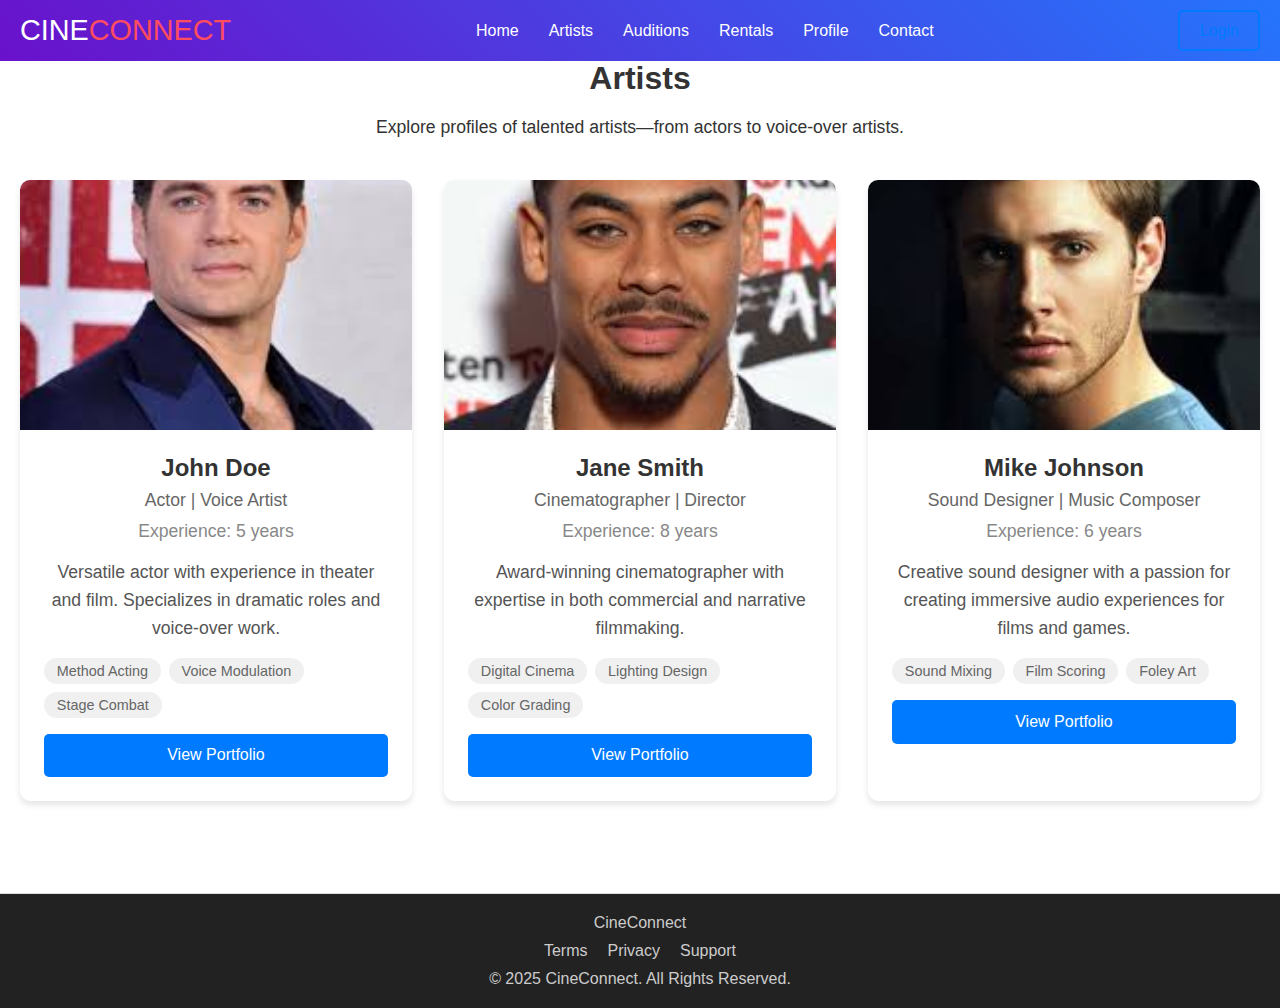
<file: artists.html>
<!DOCTYPE html>
<html lang="en">
<head>
  <meta charset="UTF-8">
  <meta name="viewport" content="width=device-width, initial-scale=1">
  <title>CineConnect Network - Artists</title>
  <link rel="stylesheet" href="styles.css">
</head>
<body>
  <!-- Header / Navigation (Same as Home) -->
  <header>
    <nav class="navbar">
      <div class="logo">CINE<span>CONNECT</span></div>
      <ul class="nav-menu">
        <li><a href="index.html">Home</a></li>
        <li><a href="artists.html">Artists</a></li>
        <li><a href="auditions.html">Auditions</a></li>
        <li><a href="rentals.html">Rentals</a></li>
        <li><a href="profile.html">Profile</a></li>
        <li><a href="contact.html">Contact</a></li>
      </ul>
      <div class="auth-buttons">
        <button onclick="window.location.href='login.html'">Login</button>
      </div>
    </nav>
  </header>

  <!-- Main Content for Artists Page -->
  <section class="section">
    <h2>Artists</h2>
    <p>Explore profiles of talented artists—from actors to voice-over artists.</p>
    
    <div class="artists-grid">
      <!-- Artist Card -->
      <div class="artist-card">
        <div class="artist-image">
          <img src="images/img1.jpeg" alt="John Doe">
        </div>
        <div class="artist-info">
          <h3>John Doe</h3>
          <p class="specialization">Actor | Voice Artist</p>
          <p class="experience">Experience: 5 years</p>
          <div class="artist-details">
            <p>Versatile actor with experience in theater and film. Specializes in dramatic roles and voice-over work.</p>
          </div>
          <div class="artist-skills">
            <span>Method Acting</span>
            <span>Voice Modulation</span>
            <span>Stage Combat</span>
          </div>
          <button class="view-portfolio">View Portfolio</button>
        </div>
      </div>

      <!-- Artist Card -->
      <div class="artist-card">
        <div class="artist-image">
          <img src="images/img2.jpeg" alt="Jane Smith">
        </div>
        <div class="artist-info">
          <h3>Jane Smith</h3>
          <p class="specialization">Cinematographer | Director</p>
          <p class="experience">Experience: 8 years</p>
          <div class="artist-details">
            <p>Award-winning cinematographer with expertise in both commercial and narrative filmmaking.</p>
          </div>
          <div class="artist-skills">
            <span>Digital Cinema</span>
            <span>Lighting Design</span>
            <span>Color Grading</span>
          </div>
          <button class="view-portfolio">View Portfolio</button>
        </div>
      </div>

      <!-- Artist Card -->
      <div class="artist-card">
        <div class="artist-image">
          <img src="images/img3.jpeg" alt="Mike Johnson">
        </div>
        <div class="artist-info">
          <h3>Mike Johnson</h3>
          <p class="specialization">Sound Designer | Music Composer</p>
          <p class="experience">Experience: 6 years</p>
          <div class="artist-details">
            <p>Creative sound designer with a passion for creating immersive audio experiences for films and games.</p>
          </div>
          <div class="artist-skills">
            <span>Sound Mixing</span>
            <span>Film Scoring</span>
            <span>Foley Art</span>
          </div>
          <button class="view-portfolio">View Portfolio</button>
        </div>
      </div>
    </div>
  </section>

  <!-- Footer (Same as Home) -->
  <footer>
    <div class="footer-container">
      <div class="footer-logo">CineConnect</div>
      <ul class="footer-links">
        <li><a href="#">Terms</a></li>
        <li><a href="#">Privacy</a></li>
        <li><a href="#">Support</a></li>
      </ul>
      <p>&copy; 2025 CineConnect. All Rights Reserved.</p>
    </div>
  </footer>

  <!-- Login Modal -->
  <div id="loginModal" class="modal">
    <div class="modal-content">
      <span class="close" id="loginClose">&times;</span>
      <h2>Login</h2>
      <form id="loginForm">
        <input type="email" placeholder="Email" required>
        <input type="password" placeholder="Password" required>
        <button type="submit">Login</button>
      </form>
    </div>
  </div>

  <!-- Signup Modal -->
  <div id="signupModal" class="modal">
    <div class="modal-content">
      <span class="close" id="signupClose">&times;</span>
      <h2>Sign Up</h2>
      <form id="signupForm">
        <input type="text" placeholder="Name" required>
        <input type="email" placeholder="Email" required>
        <input type="password" placeholder="Password" required>
        <button type="submit">Sign Up</button>
      </form>
    </div>
  </div>

  <script src="script.js"></script>
</body>
</html>
</file>
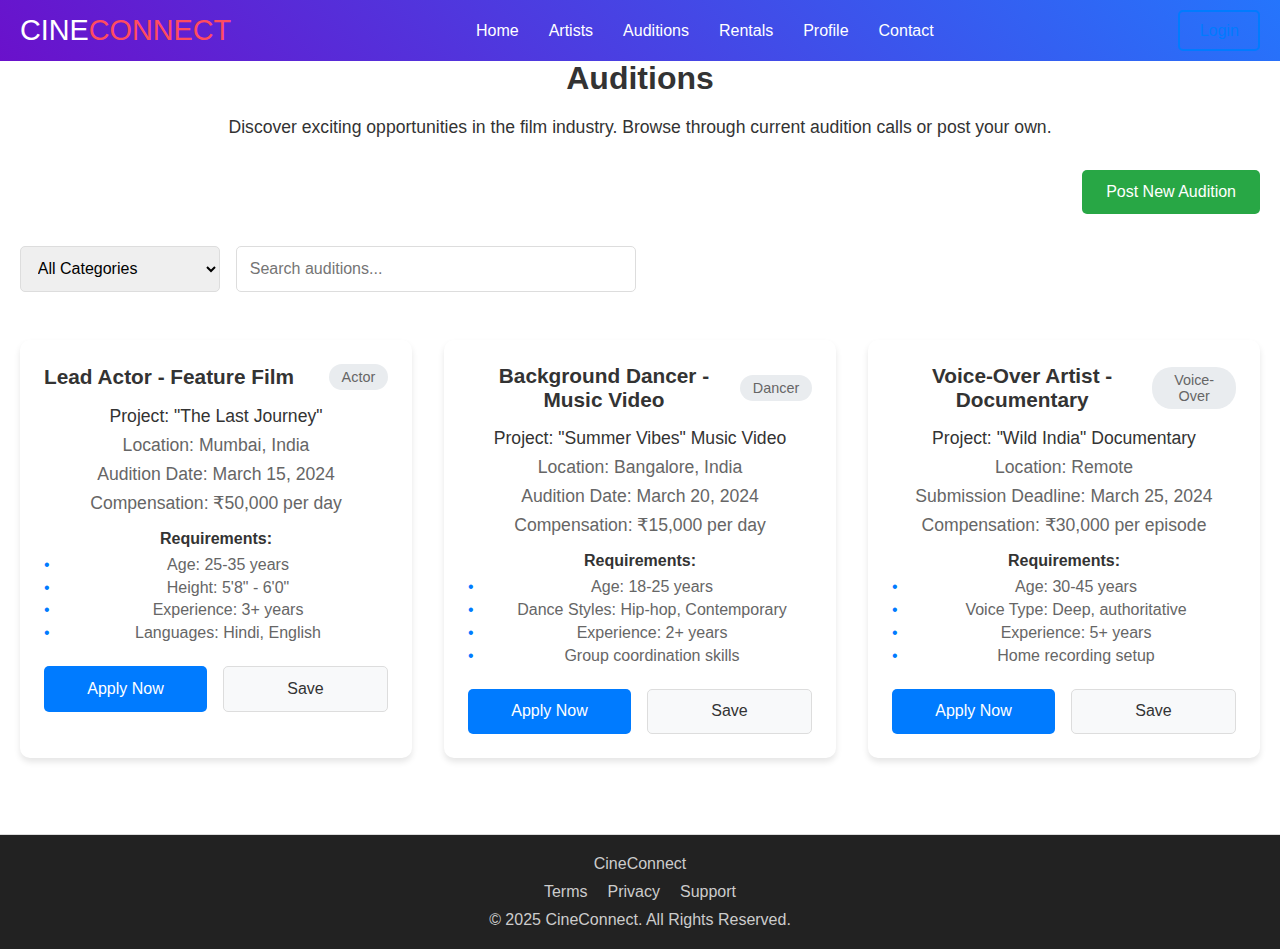
<file: auditions.html>
<!DOCTYPE html>
<html lang="en">
<head>
  <meta charset="UTF-8" />
  <meta name="viewport" content="width=device-width, initial-scale=1" />
  <title>CineConnect Network - Auditions</title>
  <link rel="stylesheet" href="styles.css" />
</head>
<body>
  <!-- Header / Navigation -->
  <header>
    <nav class="navbar">
      <div class="logo">CINE<span>CONNECT</span></div>
      <ul class="nav-menu">
        <li><a href="index.html">Home</a></li>
        <li><a href="artists.html">Artists</a></li>
        <li><a href="auditions.html">Auditions</a></li>
        <li><a href="rentals.html">Rentals</a></li>
        <li><a href="profile.html">Profile</a></li>
        <li><a href="contact.html">Contact</a></li>
      </ul>
      <div class="auth-buttons">
        <button onclick="window.location.href='login.html'">Login</button>
      </div>
    </nav>
  </header>
  
  <!-- Main Content for Auditions Page -->
  <section class="section">
    <h2>Auditions</h2>
    <p>Discover exciting opportunities in the film industry. Browse through current audition calls or post your own.</p>
    
    <!-- Post Audition Button (visible only to logged-in filmmakers) -->
    <div class="action-buttons">
      <button class="post-audition-btn">Post New Audition</button>
    </div>

    <!-- Audition Filters -->
    <div class="filters">
      <select class="category-filter">
        <option value="">All Categories</option>
        <option value="actor">Actors</option>
        <option value="singer">Singers</option>
        <option value="dancer">Dancers</option>
        <option value="fighter">Fighters</option>
        <option value="voice">Voice-Over Artists</option>
        <option value="technician">Technicians</option>
      </select>
      <input type="text" class="search-input" placeholder="Search auditions...">
    </div>

    <!-- Auditions Grid -->
    <div class="auditions-grid">
      <!-- Audition Card -->
      <div class="audition-card">
        <div class="audition-header">
          <h3>Lead Actor - Feature Film</h3>
          <span class="category-tag">Actor</span>
        </div>
        <div class="audition-details">
          <p class="project-title">Project: "The Last Journey"</p>
          <p class="location">Location: Mumbai, India</p>
          <p class="date">Audition Date: March 15, 2024</p>
          <p class="compensation">Compensation: ₹50,000 per day</p>
        </div>
        <div class="requirements">
          <h4>Requirements:</h4>
          <ul>
            <li>Age: 25-35 years</li>
            <li>Height: 5'8" - 6'0"</li>
            <li>Experience: 3+ years</li>
            <li>Languages: Hindi, English</li>
          </ul>
        </div>
        <div class="audition-actions">
          <button class="apply-btn">Apply Now</button>
          <button class="save-btn">Save</button>
        </div>
      </div>

      <!-- Audition Card -->
      <div class="audition-card">
        <div class="audition-header">
          <h3>Background Dancer - Music Video</h3>
          <span class="category-tag">Dancer</span>
        </div>
        <div class="audition-details">
          <p class="project-title">Project: "Summer Vibes" Music Video</p>
          <p class="location">Location: Bangalore, India</p>
          <p class="date">Audition Date: March 20, 2024</p>
          <p class="compensation">Compensation: ₹15,000 per day</p>
        </div>
        <div class="requirements">
          <h4>Requirements:</h4>
          <ul>
            <li>Age: 18-25 years</li>
            <li>Dance Styles: Hip-hop, Contemporary</li>
            <li>Experience: 2+ years</li>
            <li>Group coordination skills</li>
          </ul>
        </div>
        <div class="audition-actions">
          <button class="apply-btn">Apply Now</button>
          <button class="save-btn">Save</button>
        </div>
      </div>

      <!-- Audition Card -->
      <div class="audition-card">
        <div class="audition-header">
          <h3>Voice-Over Artist - Documentary</h3>
          <span class="category-tag">Voice-Over</span>
        </div>
        <div class="audition-details">
          <p class="project-title">Project: "Wild India" Documentary</p>
          <p class="location">Location: Remote</p>
          <p class="date">Submission Deadline: March 25, 2024</p>
          <p class="compensation">Compensation: ₹30,000 per episode</p>
        </div>
        <div class="requirements">
          <h4>Requirements:</h4>
          <ul>
            <li>Age: 30-45 years</li>
            <li>Voice Type: Deep, authoritative</li>
            <li>Experience: 5+ years</li>
            <li>Home recording setup</li>
          </ul>
        </div>
        <div class="audition-actions">
          <button class="apply-btn">Apply Now</button>
          <button class="save-btn">Save</button>
        </div>
      </div>
    </div>
  </section>
  
  <!-- Footer -->
  <footer>
    <div class="footer-container">
      <div class="footer-logo">CineConnect</div>
      <ul class="footer-links">
        <li><a href="#">Terms</a></li>
        <li><a href="#">Privacy</a></li>
        <li><a href="#">Support</a></li>
      </ul>
      <p>&copy; 2025 CineConnect. All Rights Reserved.</p>
    </div>
  </footer>
  
  <!-- Login Modal -->
  <div id="loginModal" class="modal">
    <div class="modal-content">
      <span class="close" id="loginClose">&times;</span>
      <h2>Login</h2>
      <form id="loginForm">
        <input type="email" placeholder="Email" required />
        <input type="password" placeholder="Password" required />
        <button type="submit">Login</button>
      </form>
    </div>
  </div>
  
  <!-- Signup Modal -->
  <div id="signupModal" class="modal">
    <div class="modal-content">
      <span class="close" id="signupClose">&times;</span>
      <h2>Sign Up</h2>
      <form id="signupForm">
        <input type="text" placeholder="Name" required />
        <input type="email" placeholder="Email" required />
        <input type="password" placeholder="Password" required />
        <button type="submit">Sign Up</button>
      </form>
    </div>
  </div>
  
  <script src="script.js"></script>
</body>
</html>
</file>
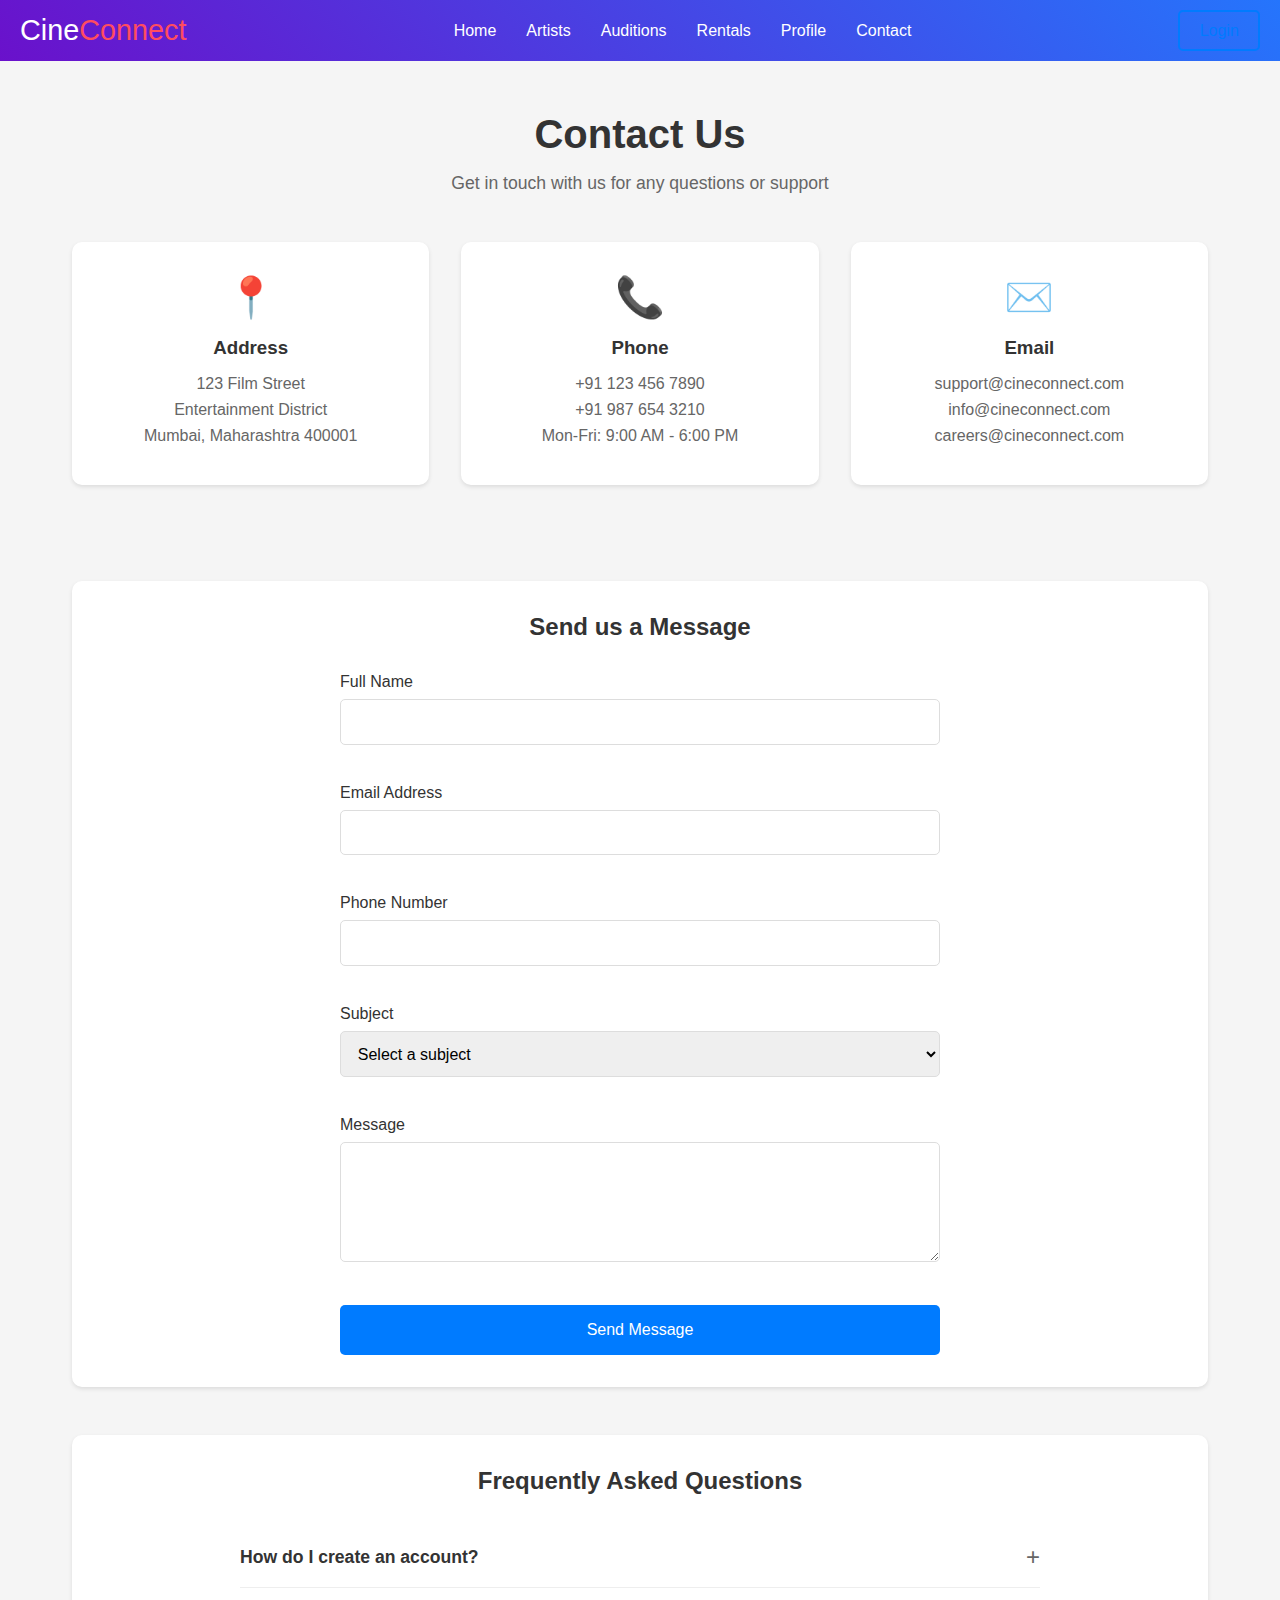
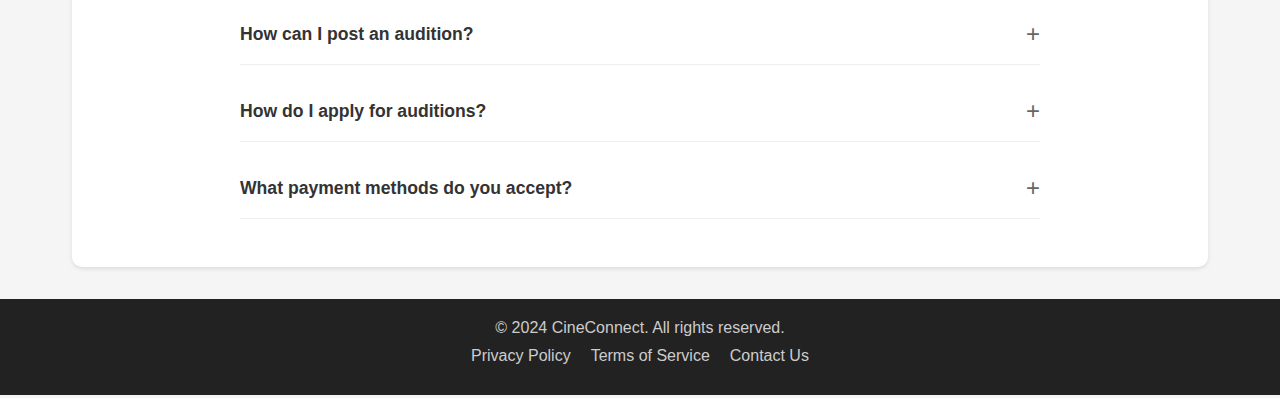
<file: contact.html>
<!DOCTYPE html>
<html lang="en">
<head>
  <meta charset="UTF-8" />
  <meta name="viewport" content="width=device-width, initial-scale=1" />
  <title>Contact - CineConnect</title>
  <link rel="stylesheet" href="styles.css" />
</head>
<body>
  <!-- Navbar -->
  <nav class="navbar">
    <div class="logo">Cine<span>Connect</span></div>
    <ul class="nav-menu">
      <li><a href="index.html">Home</a></li>
      <li><a href="artists.html">Artists</a></li>
      <li><a href="auditions.html">Auditions</a></li>
      <li><a href="rentals.html">Rentals</a></li>
      <li><a href="profile.html">Profile</a></li>
      <li><a href="contact.html">Contact</a></li>
    </ul>
    <div class="auth-buttons">
      <button onclick="window.location.href='login.html'">Login</button>
    </div>
  </nav>

  <!-- Main Content -->
  <main class="contact-container">
    <div class="contact-header">
      <h1>Contact Us</h1>
      <p>Get in touch with us for any questions or support</p>
    </div>

    <div class="contact-content">
      <!-- Contact Information -->
      <section class="contact-info">
        <div class="info-card">
          <div class="info-icon">📍</div>
          <h3>Address</h3>
          <p>123 Film Street</p>
          <p>Entertainment District</p>
          <p>Mumbai, Maharashtra 400001</p>
        </div>
        <div class="info-card">
          <div class="info-icon">📞</div>
          <h3>Phone</h3>
          <p>+91 123 456 7890</p>
          <p>+91 987 654 3210</p>
          <p>Mon-Fri: 9:00 AM - 6:00 PM</p>
        </div>
        <div class="info-card">
          <div class="info-icon">✉️</div>
          <h3>Email</h3>
          <p>support@cineconnect.com</p>
          <p>info@cineconnect.com</p>
          <p>careers@cineconnect.com</p>
        </div>
      </section>

      <!-- Contact Form -->
      <section class="contact-form-section">
        <h2>Send us a Message</h2>
        <form id="contactForm" class="contact-form">
          <div class="form-group">
            <label for="name">Full Name</label>
            <input type="text" id="name" required>
          </div>
          <div class="form-group">
            <label for="email">Email Address</label>
            <input type="email" id="email" required>
          </div>
          <div class="form-group">
            <label for="phone">Phone Number</label>
            <input type="tel" id="phone" required>
          </div>
          <div class="form-group">
            <label for="subject">Subject</label>
            <select id="subject" required>
              <option value="">Select a subject</option>
              <option value="general">General Inquiry</option>
              <option value="support">Technical Support</option>
              <option value="business">Business Partnership</option>
              <option value="careers">Careers</option>
              <option value="feedback">Feedback</option>
              <option value="other">Other</option>
            </select>
          </div>
          <div class="form-group">
            <label for="message">Message</label>
            <textarea id="message" rows="5" required></textarea>
          </div>
          <button type="submit" class="submit-btn">Send Message</button>
        </form>
      </section>

      <!-- FAQ Section -->
      <section class="faq-section">
        <h2>Frequently Asked Questions</h2>
        <div class="faq-list">
          <div class="faq-item">
            <div class="faq-question">
              <h3>How do I create an account?</h3>
              <span class="toggle-icon">+</span>
            </div>
            <div class="faq-answer">
              <p>Click the "Sign Up" button in the top right corner and follow the registration process. You'll need to provide your email, create a password, and verify your account.</p>
            </div>
          </div>
          <div class="faq-item">
            <div class="faq-question">
              <h3>How can I post an audition?</h3>
              <span class="toggle-icon">+</span>
            </div>
            <div class="faq-answer">
              <p>After logging in, go to the Auditions page and click the "Post New Audition" button. Fill in the required details and submit your posting.</p>
            </div>
          </div>
          <div class="faq-item">
            <div class="faq-question">
              <h3>How do I apply for auditions?</h3>
              <span class="toggle-icon">+</span>
            </div>
            <div class="faq-answer">
              <p>Browse through available auditions, click on the one you're interested in, and use the "Apply" button to submit your application with your details and portfolio.</p>
            </div>
          </div>
          <div class="faq-item">
            <div class="faq-question">
              <h3>What payment methods do you accept?</h3>
              <span class="toggle-icon">+</span>
            </div>
            <div class="faq-answer">
              <p>We accept all major credit cards, UPI, and bank transfers. Payment details will be provided during the booking process.</p>
            </div>
          </div>
        </div>
      </section>
    </div>
  </main>

  <!-- Footer -->
  <footer>
    <div class="footer-container">
      <p>&copy; 2024 CineConnect. All rights reserved.</p>
      <ul class="footer-links">
        <li><a href="#">Privacy Policy</a></li>
        <li><a href="#">Terms of Service</a></li>
        <li><a href="#">Contact Us</a></li>
      </ul>
    </div>
  </footer>

  <!-- Login Modal -->
  <div id="loginModal" class="modal">
    <div class="modal-content">
      <span class="close" id="loginClose">&times;</span>
      <h2>Login</h2>
      <form id="loginForm">
        <input type="email" placeholder="Email" required />
        <input type="password" placeholder="Password" required />
        <button type="submit">Login</button>
      </form>
    </div>
  </div>
  
  <!-- Signup Modal -->
  <div id="signupModal" class="modal">
    <div class="modal-content">
      <span class="close" id="signupClose">&times;</span>
      <h2>Sign Up</h2>
      <form id="signupForm">
        <input type="text" placeholder="Name" required />
        <input type="email" placeholder="Email" required />
        <input type="password" placeholder="Password" required />
        <button type="submit">Sign Up</button>
      </form>
    </div>
  </div>
  
  <script src="script.js"></script>
</body>
</html>
</file>
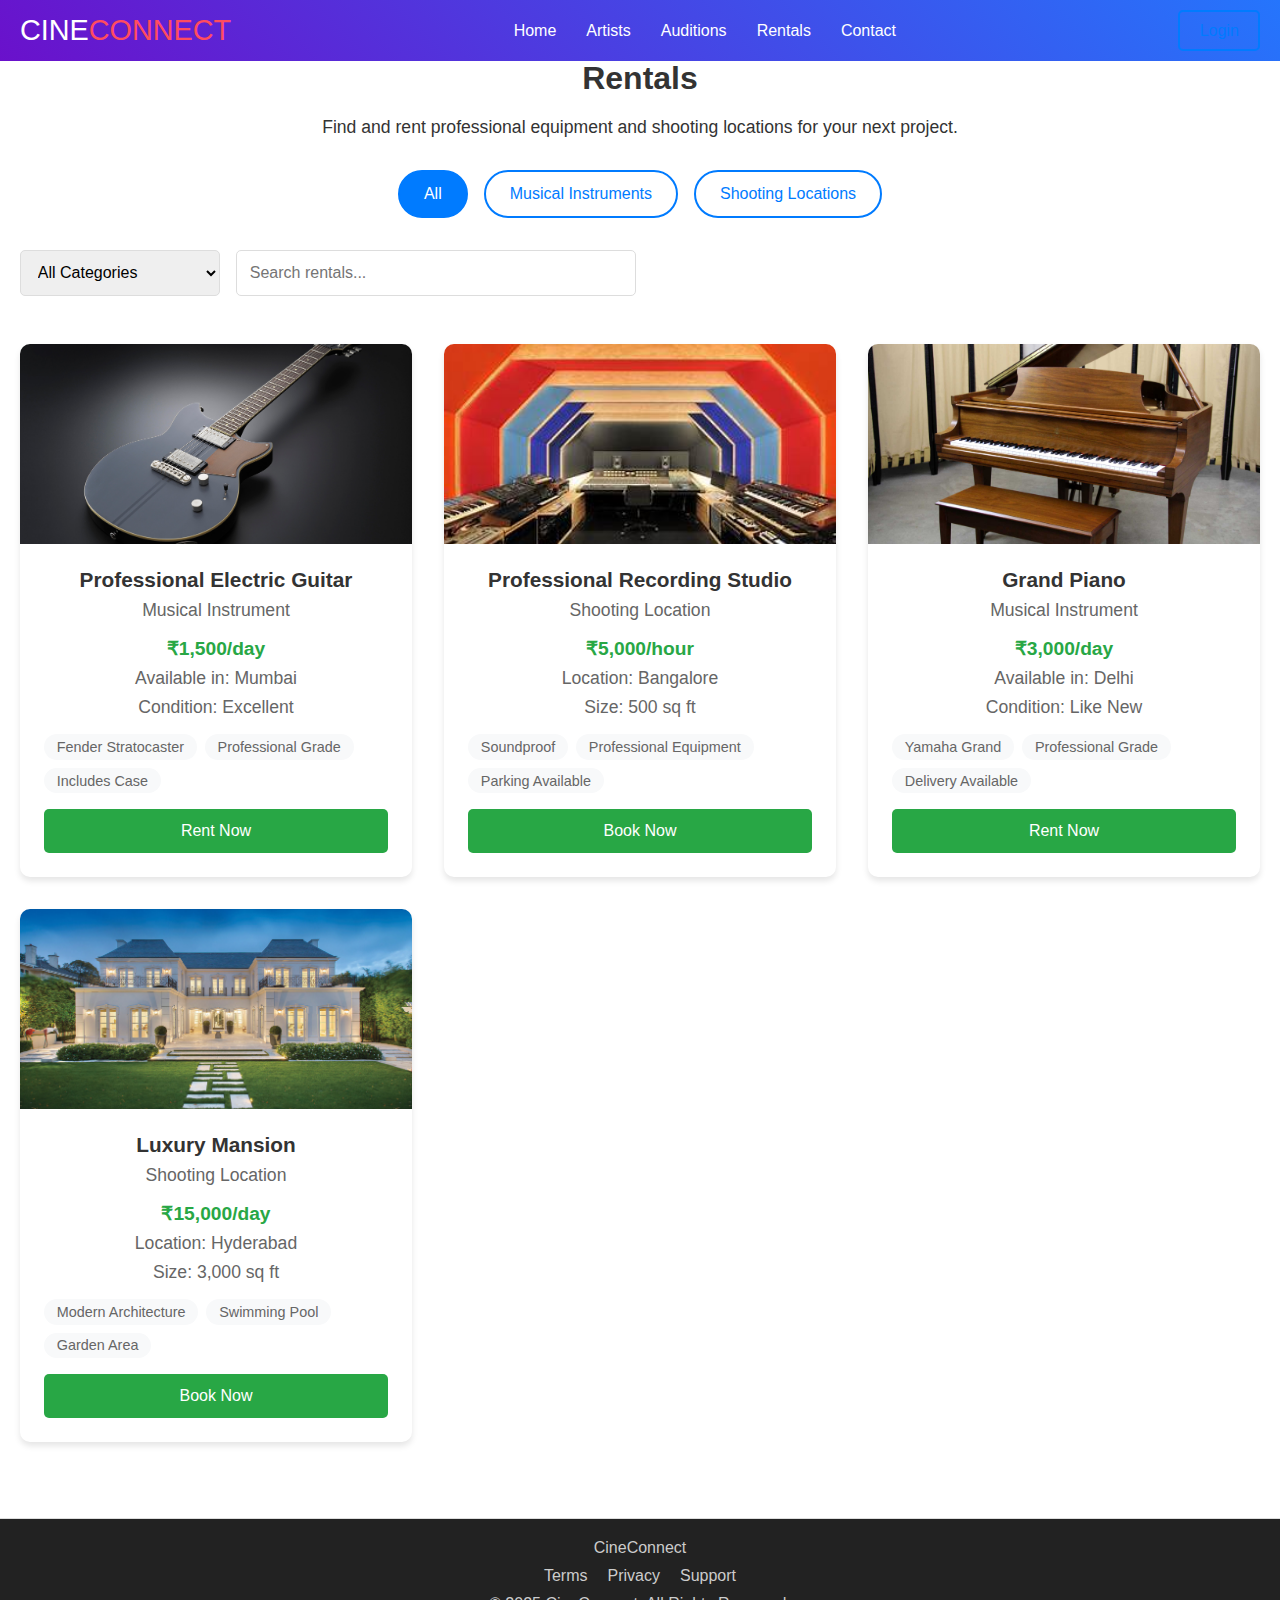
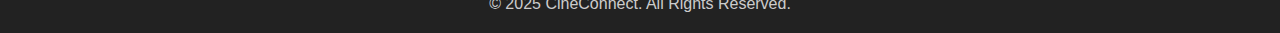
<file: rentals.html>
<!DOCTYPE html>
<html lang="en">
<head>
  <meta charset="UTF-8" />
  <meta name="viewport" content="width=device-width, initial-scale=1" />
  <title>CineConnect Network - Rentals</title>
  <link rel="stylesheet" href="styles.css" />
</head>
<body>
  <!-- Header / Navigation -->
  <header>
    <nav class="navbar">
      <div class="logo">CINE<span>CONNECT</span></div>
      <ul class="nav-menu">
        <li><a href="index.html">Home</a></li>
        <li><a href="artists.html">Artists</a></li>
        <li><a href="auditions.html">Auditions</a></li>
        <li><a href="rentals.html">Rentals</a></li>
        <li><a href="contact.html">Contact</a></li>
      </ul>
      <div class="auth-buttons">
        <button onclick="window.location.href='login.html'">Login</button>
      </div>
    </nav>
  </header>
  
  <!-- Main Content for Rentals Page -->
  <section class="section">
    <h2>Rentals</h2>
    <p>Find and rent professional equipment and shooting locations for your next project.</p>

    <!-- Rental Categories -->
    <div class="rental-categories">
      <button class="category-btn active" data-category="all">All</button>
      <button class="category-btn" data-category="instruments">Musical Instruments</button>
      <button class="category-btn" data-category="locations">Shooting Locations</button>
    </div>

    <!-- Rental Filters -->
    <div class="filters">
      <select class="category-filter">
        <option value="">All Categories</option>
        <option value="guitar">Guitars</option>
        <option value="piano">Pianos</option>
        <option value="drums">Drums</option>
        <option value="studio">Recording Studio</option>
        <option value="indoor">Indoor Locations</option>
        <option value="outdoor">Outdoor Locations</option>
      </select>
      <input type="text" class="search-input" placeholder="Search rentals...">
    </div>

    <!-- Rentals Grid -->
    <div class="rentals-grid">
      <!-- Musical Instrument Card -->
      <div class="rental-card" data-category="instruments">
        <div class="rental-image">
          <img src="images/electric-guitar.jpg" alt="Professional Guitar">
        </div>
        <div class="rental-info">
          <h3>Professional Electric Guitar</h3>
          <p class="rental-type">Musical Instrument</p>
          <div class="rental-details">
            <p class="price">₹1,500/day</p>
            <p class="location">Available in: Mumbai</p>
            <p class="condition">Condition: Excellent</p>
          </div>
          <div class="rental-features">
            <span>Fender Stratocaster</span>
            <span>Professional Grade</span>
            <span>Includes Case</span>
          </div>
          <button class="rent-btn">Rent Now</button>
        </div>
      </div>

      <!-- Shooting Location Card -->
      <div class="rental-card" data-category="locations">
        <div class="rental-image">
          <img src="images/record-studio.jpeg" alt="Professional Studio">
        </div>
        <div class="rental-info">
          <h3>Professional Recording Studio</h3>
          <p class="rental-type">Shooting Location</p>
          <div class="rental-details">
            <p class="price">₹5,000/hour</p>
            <p class="location">Location: Bangalore</p>
            <p class="size">Size: 500 sq ft</p>
          </div>
          <div class="rental-features">
            <span>Soundproof</span>
            <span>Professional Equipment</span>
            <span>Parking Available</span>
          </div>
          <button class="rent-btn">Book Now</button>
        </div>
      </div>

      <!-- Musical Instrument Card -->
      <div class="rental-card" data-category="instruments">
        <div class="rental-image">
          <img src="images/grand-piono.jpg" alt="Grand Piano">
        </div>
        <div class="rental-info">
          <h3>Grand Piano</h3>
          <p class="rental-type">Musical Instrument</p>
          <div class="rental-details">
            <p class="price">₹3,000/day</p>
            <p class="location">Available in: Delhi</p>
            <p class="condition">Condition: Like New</p>
          </div>
          <div class="rental-features">
            <span>Yamaha Grand</span>
            <span>Professional Grade</span>
            <span>Delivery Available</span>
          </div>
          <button class="rent-btn">Rent Now</button>
        </div>
      </div>

      <!-- Shooting Location Card -->
      <div class="rental-card" data-category="locations">
        <div class="rental-image">
          <img src="images/Luxury-Mansion.jpg" alt="Luxury Mansion">
        </div>
        <div class="rental-info">
          <h3>Luxury Mansion</h3>
          <p class="rental-type">Shooting Location</p>
          <div class="rental-details">
            <p class="price">₹15,000/day</p>
            <p class="location">Location: Hyderabad</p>
            <p class="size">Size: 3,000 sq ft</p>
          </div>
          <div class="rental-features">
            <span>Modern Architecture</span>
            <span>Swimming Pool</span>
            <span>Garden Area</span>
          </div>
          <button class="rent-btn">Book Now</button>
        </div>
      </div>
    </div>
  </section>
  
  <!-- Footer -->
  <footer>
    <div class="footer-container">
      <div class="footer-logo">CineConnect</div>
      <ul class="footer-links">
        <li><a href="#">Terms</a></li>
        <li><a href="#">Privacy</a></li>
        <li><a href="#">Support</a></li>
      </ul>
      <p>&copy; 2025 CineConnect. All Rights Reserved.</p>
    </div>
  </footer>
  
  <!-- Login Modal -->
  <div id="loginModal" class="modal">
    <div class="modal-content">
      <span class="close" id="loginClose">&times;</span>
      <h2>Login</h2>
      <form id="loginForm">
        <input type="email" placeholder="Email" required />
        <input type="password" placeholder="Password" required />
        <button type="submit">Login</button>
      </form>
    </div>
  </div>
  
  <!-- Signup Modal -->
  <div id="signupModal" class="modal">
    <div class="modal-content">
      <span class="close" id="signupClose">&times;</span>
      <h2>Sign Up</h2>
      <form id="signupForm">
        <input type="text" placeholder="Name" required />
        <input type="email" placeholder="Email" required />
        <input type="password" placeholder="Password" required />
        <button type="submit">Sign Up</button>
      </form>
    </div>
  </div>
  
  <script src="script.js"></script>
</body>
</html>
</file>
<file: styles.css>
/* Reset */
* {
  margin: 0;
  padding: 0;
  box-sizing: border-box;
}

/* Body styling */
body {
  font-family: 'Helvetica Neue', sans-serif;
  background: #f5f5f5;
  color: #333;
}

/* Navbar */
.navbar {
  position: fixed;
  top: 0;
  left: 0;
  width: 100%;
  z-index: 1000;
  background: linear-gradient(45deg, #6a11cb, #2575fc);
  padding: 10px 20px;
  display: flex;
  justify-content: space-between;
  align-items: center;
}
.logo {
  font-size: 1.8rem;
  color: #fff;
}
.logo span {
  color: #ff4c60;
}
.nav-menu {
  list-style: none;
  display: flex;
}
.nav-menu li {
  margin: 0 15px;
}
.nav-menu li a {
  color: #fff;
  text-decoration: none;
  transition: color 0.3s;
}
.nav-menu li a:hover {
  color: #ff4c60;
}
.auth-buttons {
  display: flex;
  gap: 1rem;
  align-items: center;
}
.auth-buttons button {
  padding: 0.6rem 1.2rem;
  border-radius: 5px;
  font-size: 1rem;
  font-weight: 500;
  cursor: pointer;
  transition: all 0.3s ease;
  border: none;
}
.auth-buttons button:first-child {
  background-color: #007bff;
  color: white;
  border: 2px solid #007bff;
}
.auth-buttons button:first-child:hover {
  background-color: #0056b3;
  border-color: #0056b3;
  transform: translateY(-2px);
  box-shadow: 0 2px 8px rgba(0, 123, 255, 0.3);
}
.auth-buttons button:last-child {
  background-color: transparent;
  color: #007bff;
  border: 2px solid #007bff;
}
.auth-buttons button:last-child:hover {
  background-color: #f8f9fa;
  transform: translateY(-2px);
  box-shadow: 0 2px 8px rgba(0, 123, 255, 0.2);
}

/* Hero Section */
/* Updated Hero Section with Shaded Overlay */
.hero {
  position: relative;
  background: url('images/filmmaking.jpg') no-repeat center center/cover; /* Replace with your image path */
  height: 100vh;
  display: flex;
  align-items: center;
  justify-content: center;
  text-align: center;
  color: #fff;
  padding: 20px;
}

.hero::before {
  content: "";
  position: absolute;
  top: 0;
  left: 0;
  width: 100%;
  height: 100%;
  /* Adjust the gradient colors and opacity as needed */
  background: linear-gradient(135deg, rgba(0, 0, 0, 0.7) 0%, rgba(0, 0, 0, 0.4) 100%);
  z-index: 1;
}

.hero-overlay {
  position: absolute;
  top: 0;
  left: 0;
  width: 100%;
  height: 100%;
  background: linear-gradient(180deg, rgba(0,0,0,0.6) 0%, rgba(0,0,0,0.6) 100%);
  z-index: 1;
}
.hero-content {
  position: relative;
  z-index: 2;
}
.hero-content h1 {
  font-size: 3rem;
  margin-bottom: 20px;
}
.hero-content p {
  font-size: 1.2rem;
  margin-bottom: 30px;
}
.cta button {
  padding: 12px 24px;
  border: none;
  margin: 0 10px;
  font-size: 1rem;
  border-radius: 4px;
  cursor: pointer;
  transition: background 0.3s;
}
.cta #artistJoin {
  background: #ff4c60;
  color: #fff;
}
.cta #artistJoin:hover {
  background: #e84355;
}
.cta #filmMakerJoin {
  background: #00c1d4;
  color: #fff;
}
.cta #filmMakerJoin:hover {
  background: #00a3b7;
}

/* Additional Section Styling */
.section {
  padding: 60px 20px;
  text-align: center;
  background: #f9f9f9;
  border-bottom: 1px solid #ddd;
}
.section:nth-child(even) {
  background: #fff;
}
.section h2 {
  font-size: 2rem;
  margin-bottom: 20px;
}
.section p {
  font-size: 1.1rem;
  margin-bottom: 10px;
}

/* Footer */
footer {
  background: #222;
  color: #ccc;
  text-align: center;
  padding: 20px;
}
.footer-container {
  max-width: 1200px;
  margin: 0 auto;
}
.footer-links {
  list-style: none;
  display: flex;
  justify-content: center;
  margin: 10px 0;
}
.footer-links li {
  margin: 0 10px;
}
.footer-links li a {
  color: #ccc;
  text-decoration: none;
  transition: color 0.3s;
}
.footer-links li a:hover {
  color: #ff4c60;
}

/* Notification Styles */
.notification {
    position: fixed;
    top: 20px;
    right: 20px;
    padding: 15px 25px;
    border-radius: 4px;
    color: white;
    font-weight: 500;
    opacity: 0;
    transform: translateY(-20px);
    transition: all 0.3s ease;
    z-index: 1000;
    box-shadow: 0 2px 5px rgba(0,0,0,0.2);
}

.notification.show {
    opacity: 1;
    transform: translateY(0);
}

.notification.success {
    background-color: #4CAF50;
}

.notification.error {
    background-color: #f44336;
}

/* Modal Styles */
.modal {
    display: none;
    position: fixed;
    z-index: 1000;
    left: 0;
    top: 0;
    width: 100%;
    height: 100%;
    background-color: rgba(0,0,0,0.5);
}

.modal-content {
    background-color: #fefefe;
    margin: 15% auto;
    padding: 20px;
    border-radius: 8px;
    width: 80%;
    max-width: 400px;
    position: relative;
}

.close {
    position: absolute;
    right: 20px;
    top: 10px;
    font-size: 28px;
    font-weight: bold;
    cursor: pointer;
}

.close:hover {
    color: #666;
}

/* Form Styles */
form {
    display: flex;
    flex-direction: column;
    gap: 15px;
}

form input,
form select {
    padding: 10px;
    border: 1px solid #ddd;
    border-radius: 4px;
    font-size: 16px;
}

form button {
    padding: 12px;
    background-color: #007bff;
    color: white;
    border: none;
    border-radius: 4px;
    cursor: pointer;
    font-size: 16px;
    transition: background-color 0.3s;
}

form button:hover {
    background-color: #0056b3;
}

form p {
    text-align: center;
    margin-top: 10px;
}

form a {
    color: #007bff;
    text-decoration: none;
}

form a:hover {
    text-decoration: underline;
}

/* Skills Input Container */
.skills-input-container {
  display: flex;
  gap: 0.5rem;
  margin-bottom: 1rem;
}

.skills-input-container input {
  flex: 1;
}

.skills-input-container button {
  padding: 0.5rem 1rem;
  background-color: #007bff;
  color: white;
  border: none;
  border-radius: 4px;
  cursor: pointer;
  transition: background-color 0.3s ease;
}

.skills-input-container button:hover {
  background-color: #0056b3;
}

/* Skills List */
.skills-list {
  display: flex;
  flex-wrap: wrap;
  gap: 0.5rem;
}

.skill-item {
  display: flex;
  align-items: center;
  gap: 0.5rem;
  background-color: #f8f9fa;
  padding: 0.5rem 1rem;
  border-radius: 20px;
  font-size: 0.9rem;
}

.skill-item button {
  background: none;
  border: none;
  color: #dc3545;
  cursor: pointer;
  font-size: 1.2rem;
  padding: 0;
  line-height: 1;
}

/* Submit Button */
.submit-btn {
  width: 100%;
  padding: 1rem;
  background-color: #28a745;
  color: white;
  border: none;
  border-radius: 4px;
  font-size: 1rem;
  cursor: pointer;
  transition: background-color 0.3s ease;
}

.submit-btn:hover {
  background-color: #218838;
}

/* Artists Grid Styles */
.artists-grid {
  display: grid;
  grid-template-columns: repeat(auto-fit, minmax(300px, 1fr));
  gap: 2rem;
  padding: 2rem 0;
}

.artist-card {
  background: #ffffff;
  border-radius: 10px;
  box-shadow: 0 4px 6px rgba(0, 0, 0, 0.1);
  overflow: hidden;
  transition: transform 0.3s ease;
}

.artist-card:hover {
  transform: translateY(-5px);
}

.artist-image {
  width: 100%;
  height: 250px;
  overflow: hidden;
}

.artist-image img {
  width: 100%;
  height: 100%;
  object-fit: cover;
}

.artist-info {
  padding: 1.5rem;
}

.artist-info h3 {
  margin: 0 0 0.5rem 0;
  color: #333;
  font-size: 1.5rem;
}

.specialization {
  color: #666;
  font-size: 1rem;
  margin-bottom: 0.5rem;
}

.experience {
  color: #888;
  font-size: 0.9rem;
  margin-bottom: 1rem;
}

.artist-details {
  margin: 1rem 0;
}

.artist-details p {
  color: #555;
  line-height: 1.6;
}

.artist-skills {
  display: flex;
  flex-wrap: wrap;
  gap: 0.5rem;
  margin: 1rem 0;
}

.artist-skills span {
  background: #f0f0f0;
  padding: 0.3rem 0.8rem;
  border-radius: 20px;
  font-size: 0.9rem;
  color: #666;
}

.view-portfolio {
  width: 100%;
  padding: 0.8rem;
  background: #007bff;
  color: white;
  border: none;
  border-radius: 5px;
  cursor: pointer;
  font-size: 1rem;
  transition: background 0.3s ease;
}

.view-portfolio:hover {
  background: #0056b3;
}

/* Responsive adjustments */
@media (max-width: 768px) {
  .artists-grid {
    grid-template-columns: repeat(auto-fit, minmax(250px, 1fr));
    gap: 1.5rem;
    padding: 1rem;
  }
  
  .artist-image {
    height: 200px;
  }
}

/* Auditions Page Styles */
.action-buttons {
  margin: 2rem 0;
  text-align: right;
}

.post-audition-btn {
  background: #28a745;
  color: white;
  padding: 0.8rem 1.5rem;
  border: none;
  border-radius: 5px;
  cursor: pointer;
  font-size: 1rem;
  transition: background 0.3s ease;
}

.post-audition-btn:hover {
  background: #218838;
}

.filters {
  display: flex;
  gap: 1rem;
  margin-bottom: 2rem;
}

.category-filter, .search-input {
  padding: 0.8rem;
  border: 1px solid #ddd;
  border-radius: 5px;
  font-size: 1rem;
}

.category-filter {
  min-width: 200px;
}

.search-input {
  flex: 1;
  max-width: 400px;
}

.auditions-grid {
  display: grid;
  grid-template-columns: repeat(auto-fit, minmax(350px, 1fr));
  gap: 2rem;
  padding: 1rem 0;
}

.audition-card {
  background: white;
  border-radius: 10px;
  box-shadow: 0 4px 6px rgba(0, 0, 0, 0.1);
  padding: 1.5rem;
  transition: transform 0.3s ease;
}

.audition-card:hover {
  transform: translateY(-5px);
}

.audition-header {
  display: flex;
  justify-content: space-between;
  align-items: center;
  margin-bottom: 1rem;
}

.audition-header h3 {
  margin: 0;
  color: #333;
  font-size: 1.3rem;
}

.category-tag {
  background: #e9ecef;
  padding: 0.3rem 0.8rem;
  border-radius: 20px;
  font-size: 0.9rem;
  color: #666;
}

.audition-details {
  margin: 1rem 0;
}

.audition-details p {
  margin: 0.5rem 0;
  color: #666;
}

.audition-details .project-title {
  color: #333;
  font-weight: 500;
}

.requirements {
  margin: 1rem 0;
}

.requirements h4 {
  margin: 0 0 0.5rem 0;
  color: #333;
}

.requirements ul {
  list-style: none;
  padding: 0;
  margin: 0;
}

.requirements li {
  color: #666;
  margin: 0.3rem 0;
  padding-left: 1.5rem;
  position: relative;
}

.requirements li:before {
  content: "•";
  color: #007bff;
  position: absolute;
  left: 0;
}

.audition-actions {
  display: flex;
  gap: 1rem;
  margin-top: 1.5rem;
}

.apply-btn, .save-btn {
  flex: 1;
  padding: 0.8rem;
  border: none;
  border-radius: 5px;
  cursor: pointer;
  font-size: 1rem;
  transition: background 0.3s ease;
}

.apply-btn {
  background: #007bff;
  color: white;
}

.apply-btn:hover {
  background: #0056b3;
}

.save-btn {
  background: #f8f9fa;
  color: #333;
  border: 1px solid #ddd;
}

.save-btn:hover {
  background: #e9ecef;
}

/* Responsive adjustments for auditions page */
@media (max-width: 768px) {
  .filters {
    flex-direction: column;
  }
  
  .search-input {
    max-width: 100%;
  }
  
  .auditions-grid {
    grid-template-columns: 1fr;
  }
}

/* Rentals Page Styles */
.rental-categories {
  display: flex;
  justify-content: center;
  gap: 1rem;
  margin: 2rem 0;
}

.category-btn {
  padding: 0.8rem 1.5rem;
  border: 2px solid #007bff;
  background: transparent;
  color: #007bff;
  border-radius: 25px;
  cursor: pointer;
  font-size: 1rem;
  transition: all 0.3s ease;
}

.category-btn:hover,
.category-btn.active {
  background: #007bff;
  color: white;
}

.rentals-grid {
  display: grid;
  grid-template-columns: repeat(auto-fit, minmax(300px, 1fr));
  gap: 2rem;
  padding: 1rem 0;
}

.rental-card {
  background: white;
  border-radius: 10px;
  box-shadow: 0 4px 6px rgba(0, 0, 0, 0.1);
  overflow: hidden;
  transition: transform 0.3s ease;
}

.rental-card:hover {
  transform: translateY(-5px);
}

.rental-image {
  width: 100%;
  height: 200px;
  overflow: hidden;
}

.rental-image img {
  width: 100%;
  height: 100%;
  object-fit: cover;
}

.rental-info {
  padding: 1.5rem;
}

.rental-info h3 {
  margin: 0 0 0.5rem 0;
  color: #333;
  font-size: 1.3rem;
}

.rental-type {
  color: #666;
  font-size: 0.9rem;
  margin-bottom: 1rem;
}

.rental-details {
  margin: 1rem 0;
}

.rental-details p {
  margin: 0.5rem 0;
  color: #666;
}

.rental-details .price {
  color: #28a745;
  font-weight: 600;
  font-size: 1.2rem;
}

.rental-features {
  display: flex;
  flex-wrap: wrap;
  gap: 0.5rem;
  margin: 1rem 0;
}

.rental-features span {
  background: #f8f9fa;
  padding: 0.3rem 0.8rem;
  border-radius: 20px;
  font-size: 0.9rem;
  color: #666;
}

.rent-btn {
  width: 100%;
  padding: 0.8rem;
  background: #28a745;
  color: white;
  border: none;
  border-radius: 5px;
  cursor: pointer;
  font-size: 1rem;
  transition: background 0.3s ease;
}

.rent-btn:hover {
  background: #218838;
}

/* Responsive adjustments for rentals page */
@media (max-width: 768px) {
  .rental-categories {
    flex-wrap: wrap;
  }
  
  .category-btn {
    flex: 1;
    min-width: 120px;
  }
  
  .rentals-grid {
    grid-template-columns: 1fr;
  }
  
  .rental-image {
    height: 180px;
  }
}

/* Audition Form Styles */
.form-group {
  margin-bottom: 1.5rem;
}

.form-group label {
  display: block;
  margin-bottom: 0.5rem;
  color: #333;
  font-weight: 500;
}

.form-group input,
.form-group select,
.form-group textarea {
  width: 100%;
  padding: 0.8rem;
  border: 1px solid #ddd;
  border-radius: 5px;
  font-size: 1rem;
}

.form-group textarea {
  resize: vertical;
  min-height: 100px;
}

.form-group input:focus,
.form-group select:focus,
.form-group textarea:focus {
  outline: none;
  border-color: #007bff;
  box-shadow: 0 0 0 2px rgba(0, 123, 255, 0.25);
}

/* Saved Button State */
.save-btn.saved {
  background: #28a745;
  color: white;
  border-color: #28a745;
}

.save-btn.saved:hover {
  background: #218838;
}

/* Application Form Styles */
#applyModal .modal-content {
  max-width: 500px;
}

#applyModal .form-group {
  margin-bottom: 1rem;
}

#applyModal button[type="submit"] {
  width: 100%;
  padding: 1rem;
  background: #28a745;
  color: white;
  border: none;
  border-radius: 5px;
  font-size: 1rem;
  cursor: pointer;
  transition: background 0.3s ease;
}

#applyModal button[type="submit"]:hover {
  background: #218838;
}

/* Post Audition Form Styles */
#postAuditionModal .modal-content {
  max-width: 600px;
}

#postAuditionModal .form-group {
  margin-bottom: 1rem;
}

#postAuditionModal button[type="submit"] {
  width: 100%;
  padding: 1rem;
  background: #28a745;
  color: white;
  border: none;
  border-radius: 5px;
  font-size: 1rem;
  cursor: pointer;
  transition: background 0.3s ease;
}

#postAuditionModal button[type="submit"]:hover {
  background: #218838;
}

/* Animation for modals */
.modal {
  animation: fadeIn 0.3s ease;
}

@keyframes fadeIn {
  from {
    opacity: 0;
  }
  to {
    opacity: 1;
  }
}

.modal-content {
  animation: slideIn 0.3s ease;
}

@keyframes slideIn {
  from {
    transform: translateY(-20px);
    opacity: 0;
  }
  to {
    transform: translateY(0);
    opacity: 1;
  }
}

/* Portfolio Modal Styles */
#portfolioModal .modal-content {
  max-width: 800px;
  padding: 2rem;
}

.portfolio-content {
  margin-top: 1.5rem;
}

.portfolio-header {
  display: flex;
  gap: 2rem;
  margin-bottom: 2rem;
}

.portfolio-image {
  width: 200px;
  height: 200px;
  border-radius: 10px;
  object-fit: cover;
}

.portfolio-info {
  flex: 1;
}

.portfolio-info p {
  margin: 0.5rem 0;
  color: #666;
}

.portfolio-info .specialization {
  color: #333;
  font-size: 1.2rem;
  font-weight: 500;
}

.portfolio-bio {
  margin: 2rem 0;
}

.portfolio-bio h3,
.portfolio-skills h3 {
  color: #333;
  margin-bottom: 1rem;
}

.portfolio-bio p {
  color: #666;
  line-height: 1.6;
}

.skills-grid {
  display: flex;
  flex-wrap: wrap;
  gap: 0.5rem;
  margin-top: 1rem;
}

.skill-tag {
  background: #f8f9fa;
  padding: 0.5rem 1rem;
  border-radius: 20px;
  color: #666;
  font-size: 0.9rem;
}

.portfolio-links {
  display: flex;
  gap: 1rem;
  margin-top: 2rem;
}

.portfolio-link {
  flex: 1;
  padding: 0.8rem;
  background: #007bff;
  color: white;
  text-decoration: none;
  border-radius: 5px;
  text-align: center;
  transition: background 0.3s ease;
}

.portfolio-link:hover {
  background: #0056b3;
}

.contact-btn {
  flex: 1;
  padding: 0.8rem;
  background: #28a745;
  color: white;
  border: none;
  border-radius: 5px;
  cursor: pointer;
  transition: background 0.3s ease;
}

.contact-btn:hover {
  background: #218838;
}

/* Contact Modal Styles */
#contactModal .modal-content {
  max-width: 500px;
}

#contactModal .form-group {
  margin-bottom: 1.5rem;
}

#contactModal label {
  display: block;
  margin-bottom: 0.5rem;
  color: #333;
  font-weight: 500;
}

#contactModal input,
#contactModal textarea {
  width: 100%;
  padding: 0.8rem;
  border: 1px solid #ddd;
  border-radius: 5px;
  font-size: 1rem;
}

#contactModal textarea {
  resize: vertical;
  min-height: 120px;
}

#contactModal input:focus,
#contactModal textarea:focus {
  outline: none;
  border-color: #007bff;
  box-shadow: 0 0 0 2px rgba(0, 123, 255, 0.25);
}

#contactModal button[type="submit"] {
  width: 100%;
  padding: 1rem;
  background: #28a745;
  color: white;
  border: none;
  border-radius: 5px;
  font-size: 1rem;
  cursor: pointer;
  transition: background 0.3s ease;
}

#contactModal button[type="submit"]:hover {
  background: #218838;
}

/* Responsive adjustments for portfolio and contact modals */
@media (max-width: 768px) {
  .portfolio-header {
    flex-direction: column;
    align-items: center;
    text-align: center;
  }

  .portfolio-image {
    width: 150px;
    height: 150px;
  }

  .portfolio-links {
    flex-direction: column;
  }

  #portfolioModal .modal-content,
  #contactModal .modal-content {
    margin: 5% auto;
    width: 95%;
    padding: 1.5rem;
  }
}

/* Profile Page Styles */
.profile-container {
  max-width: 1200px;
  margin: 2rem auto;
  padding: 0 1rem;
  padding-top: 80px;
}

.profile-header {
  display: flex;
  justify-content: space-between;
  align-items: center;
  margin-bottom: 2rem;
  position: relative;
  z-index: 1;
}

.profile-header h1 {
  margin: 0;
  padding: 0;
}

.edit-profile-btn {
  background-color: #007bff;
  color: white;
  border: none;
  padding: 0.5rem 1rem;
  border-radius: 5px;
  cursor: pointer;
  display: flex;
  align-items: center;
  gap: 0.5rem;
  transition: background-color 0.3s;
}

.edit-profile-btn:hover {
  background-color: #0056b3;
}

.profile-overview {
  display: grid;
  grid-template-columns: 300px 1fr;
  gap: 2rem;
  margin-bottom: 2rem;
  background: white;
  padding: 2rem;
  border-radius: 10px;
  box-shadow: 0 2px 4px rgba(0,0,0,0.1);
}

.profile-image-container {
  position: relative;
  text-align: center;
}

.profile-image-container img {
  width: 250px;
  height: 250px;
  border-radius: 50%;
  object-fit: cover;
  margin-bottom: 1rem;
  border: 3px solid #007bff;
}

.change-image-btn {
  background-color: #f8f9fa;
  border: 1px solid #dee2e6;
  padding: 0.5rem 1rem;
  border-radius: 5px;
  cursor: pointer;
  display: flex;
  align-items: center;
  gap: 0.5rem;
  margin: 0 auto;
  transition: all 0.3s;
}

.change-image-btn:hover {
  background-color: #e9ecef;
}

.profile-info h2 {
  margin-bottom: 1rem;
  color: #333;
}

.profile-info p {
  margin-bottom: 0.5rem;
  display: flex;
  align-items: center;
  gap: 0.5rem;
}

.profile-info i {
  color: #007bff;
}

.profile-details {
  background: white;
  padding: 2rem;
  border-radius: 10px;
  box-shadow: 0 2px 4px rgba(0,0,0,0.1);
  margin-bottom: 2rem;
}

.profile-details h3 {
  margin-bottom: 1rem;
  color: #333;
  padding-bottom: 0.5rem;
  border-bottom: 2px solid #f8f9fa;
}

.skills-grid {
  display: flex;
  flex-wrap: wrap;
  gap: 0.5rem;
  margin-bottom: 2rem;
}

.skill-tag {
  background-color: #e9ecef;
  padding: 0.5rem 1rem;
  border-radius: 20px;
  font-size: 0.9rem;
  color: #495057;
}

.portfolio-grid {
  display: grid;
  grid-template-columns: repeat(auto-fill, minmax(250px, 1fr));
  gap: 1.5rem;
  margin-bottom: 2rem;
}

.portfolio-item {
  background: #f8f9fa;
  border-radius: 8px;
  overflow: hidden;
  transition: transform 0.3s;
}

.portfolio-item:hover {
  transform: translateY(-5px);
}

.portfolio-item img {
  width: 100%;
  height: 200px;
  object-fit: cover;
}

.portfolio-item h4 {
  padding: 1rem;
  margin: 0;
}

.portfolio-item p {
  padding: 0 1rem 1rem;
  margin: 0;
  color: #6c757d;
}

/* Edit Profile Modal */
.modal {
  display: none;
  position: fixed;
  top: 0;
  left: 0;
  width: 100%;
  height: 100%;
  background-color: rgba(0,0,0,0.5);
  z-index: 1000;
}

.modal-content {
  background-color: white;
  margin: 5% auto;
  padding: 2rem;
  border-radius: 10px;
  width: 90%;
  max-width: 600px;
  position: relative;
  animation: slideIn 0.3s ease;
}

.close {
  position: absolute;
  right: 1.5rem;
  top: 1rem;
  font-size: 1.5rem;
  cursor: pointer;
  color: #6c757d;
}

.skills-input-container {
  display: flex;
  gap: 0.5rem;
  margin-bottom: 1rem;
}

.skills-input-container input {
  flex: 1;
}

.skills-list {
  display: flex;
  flex-wrap: wrap;
  gap: 0.5rem;
}

.skill-item {
  background-color: #e9ecef;
  padding: 0.5rem 1rem;
  border-radius: 20px;
  display: flex;
  align-items: center;
  gap: 0.5rem;
}

.skill-item button {
  background: none;
  border: none;
  color: #dc3545;
  cursor: pointer;
  padding: 0;
  font-size: 1.2rem;
}

/* Activity Feed */
.activity-feed {
  display: flex;
  flex-direction: column;
  gap: 1rem;
}

.activity-item {
  display: flex;
  gap: 1rem;
  padding: 1rem;
  background: #f8f9fa;
  border-radius: 8px;
  transition: transform 0.3s;
}

.activity-item:hover {
  transform: translateX(5px);
}

.activity-icon {
  width: 40px;
  height: 40px;
  background-color: #007bff;
  border-radius: 50%;
  display: flex;
  align-items: center;
  justify-content: center;
  color: white;
}

.activity-content {
  flex: 1;
}

.activity-content p {
  margin: 0;
  color: #495057;
}

.activity-time {
  font-size: 0.8rem;
  color: #6c757d;
  margin-top: 0.25rem;
}

/* Animations */
@keyframes slideIn {
  from {
    transform: translateY(-100px);
    opacity: 0;
  }
  to {
    transform: translateY(0);
    opacity: 1;
  }
}

/* Responsive Design */
@media (max-width: 768px) {
  .profile-overview {
    grid-template-columns: 1fr;
    text-align: center;
  }

  .profile-image-container {
    margin-bottom: 2rem;
  }

  .profile-info p {
    justify-content: center;
  }

  .modal-content {
    margin: 10% auto;
    width: 95%;
  }
}

/* Contact Page Styles */
.contact-container {
  max-width: 1200px;
  margin: 80px auto 0;
  padding: 2rem;
}

.contact-header {
  text-align: center;
  margin-bottom: 3rem;
}

.contact-header h1 {
  color: #333;
  font-size: 2.5rem;
  margin-bottom: 1rem;
}

.contact-header p {
  color: #666;
  font-size: 1.1rem;
}

.contact-content {
  display: grid;
  gap: 3rem;
}

/* Contact Information Cards */
.contact-info {
  display: grid;
  grid-template-columns: repeat(auto-fit, minmax(250px, 1fr));
  gap: 2rem;
  margin-bottom: 3rem;
}

.info-card {
  background: white;
  padding: 2rem;
  border-radius: 10px;
  box-shadow: 0 2px 4px rgba(0, 0, 0, 0.1);
  text-align: center;
  transition: transform 0.3s ease;
}

.info-card:hover {
  transform: translateY(-5px);
}

.info-icon {
  font-size: 2.5rem;
  margin-bottom: 1rem;
}

.info-card h3 {
  color: #333;
  margin-bottom: 1rem;
}

.info-card p {
  color: #666;
  margin: 0.5rem 0;
}

/* Contact Form Section */
.contact-form-section {
  background: white;
  padding: 2rem;
  border-radius: 10px;
  box-shadow: 0 2px 4px rgba(0, 0, 0, 0.1);
}

.contact-form-section h2 {
  color: #333;
  margin-bottom: 2rem;
  text-align: center;
}

.contact-form {
  max-width: 600px;
  margin: 0 auto;
}

.contact-form .form-group {
  margin-bottom: 1.5rem;
}

.contact-form label {
  display: block;
  margin-bottom: 0.5rem;
  color: #333;
  font-weight: 500;
}

.contact-form input,
.contact-form select,
.contact-form textarea {
  width: 100%;
  padding: 0.8rem;
  border: 1px solid #ddd;
  border-radius: 5px;
  font-size: 1rem;
}

.contact-form textarea {
  resize: vertical;
  min-height: 120px;
}

.contact-form input:focus,
.contact-form select:focus,
.contact-form textarea:focus {
  outline: none;
  border-color: #007bff;
  box-shadow: 0 0 0 2px rgba(0, 123, 255, 0.25);
}

.submit-btn {
  width: 100%;
  padding: 1rem;
  background: #007bff;
  color: white;
  border: none;
  border-radius: 5px;
  font-size: 1rem;
  cursor: pointer;
  transition: background 0.3s ease;
}

.submit-btn:hover {
  background: #0056b3;
}

/* FAQ Section */
.faq-section {
  background: white;
  padding: 2rem;
  border-radius: 10px;
  box-shadow: 0 2px 4px rgba(0, 0, 0, 0.1);
}

.faq-section h2 {
  color: #333;
  margin-bottom: 2rem;
  text-align: center;
}

.faq-list {
  max-width: 800px;
  margin: 0 auto;
}

.faq-item {
  border-bottom: 1px solid #eee;
  margin-bottom: 1rem;
}

.faq-question {
  display: flex;
  justify-content: space-between;
  align-items: center;
  padding: 1rem 0;
  cursor: pointer;
}

.faq-question h3 {
  color: #333;
  margin: 0;
  font-size: 1.1rem;
}

.toggle-icon {
  font-size: 1.5rem;
  color: #666;
  transition: transform 0.3s ease;
}

.faq-answer {
  max-height: 0;
  overflow: hidden;
  transition: max-height 0.3s ease;
}

.faq-answer p {
  color: #666;
  margin: 0;
  padding: 0 0 1rem 0;
}

.faq-item.active .toggle-icon {
  transform: rotate(45deg);
}

.faq-item.active .faq-answer {
  max-height: 200px;
}

/* Responsive adjustments for contact page */
@media (max-width: 768px) {
  .contact-container {
    padding: 1rem;
    margin-top: 60px;
  }

  .contact-info {
    grid-template-columns: 1fr;
  }

  .contact-form-section,
  .faq-section {
    padding: 1.5rem;
  }
}

/* Login Page Styles */
.login-container {
    max-width: 1200px;
    margin: 100px auto 0;
    padding: 2rem;
}

.login-header {
    text-align: center;
    margin-bottom: 3rem;
}

.login-header h1 {
    color: #333;
    font-size: 2.5rem;
    margin-bottom: 1rem;
}

.login-header p {
    color: #666;
    font-size: 1.1rem;
}

.login-options {
    text-align: center;
    padding: 2rem;
    max-width: 400px;
    margin: 2rem auto;
    background: white;
    border-radius: 10px;
    box-shadow: 0 2px 10px rgba(0, 0, 0, 0.1);
}

.login-type-btn {
    width: 100%;
    padding: 1rem;
    margin: 0.5rem 0;
    border: 2px solid #007bff;
    border-radius: 5px;
    background-color: white;
    color: #007bff;
    font-size: 1.1rem;
    font-weight: 500;
    cursor: pointer;
    transition: all 0.3s ease;
}

.login-type-btn:hover {
    background-color: #007bff;
    color: white;
    transform: translateY(-2px);
    box-shadow: 0 4px 12px rgba(0, 123, 255, 0.2);
}

.login-form {
    background: white;
    padding: 2rem;
    border-radius: 10px;
    box-shadow: 0 2px 10px rgba(0, 0, 0, 0.1);
    max-width: 400px;
    margin: 2rem auto;
}

.login-form h2 {
    text-align: center;
    color: #333;
    margin-bottom: 1.5rem;
}

.login-form .form-group {
    margin-bottom: 1.2rem;
}

.login-form label {
    display: block;
    margin-bottom: 0.5rem;
    color: #555;
    font-weight: 500;
}

.login-form input {
    width: 100%;
    padding: 0.8rem;
    border: 2px solid #ddd;
    border-radius: 5px;
    font-size: 1rem;
    transition: all 0.3s ease;
}

.login-form input:focus {
    border-color: #007bff;
    box-shadow: 0 0 0 3px rgba(0, 123, 255, 0.1);
    outline: none;
}

.login-form button[type="submit"] {
    width: 100%;
    padding: 1rem;
    background: #007bff;
    color: white;
    border: none;
    border-radius: 5px;
    font-size: 1.1rem;
    font-weight: 500;
    cursor: pointer;
    transition: all 0.3s ease;
    margin-top: 1rem;
}

.login-form button[type="submit"]:hover {
    background: #0056b3;
    transform: translateY(-2px);
    box-shadow: 0 4px 12px rgba(0, 123, 255, 0.2);
}

.login-form p {
    text-align: center;
    margin-top: 1rem;
    color: #666;
}

.login-form a {
    color: #007bff;
    text-decoration: none;
    font-weight: 500;
}

.login-form a:hover {
    text-decoration: underline;
}

/* Responsive adjustments for login page */
@media (max-width: 768px) {
    .login-container {
        padding: 1rem;
        margin-top: 80px;
    }

    .login-options {
        padding: 1.5rem;
    }
}

/* Form Validation Styles */
.field-error {
    color: #dc3545;
    font-size: 0.875rem;
    margin-top: 0.25rem;
    animation: fadeIn 0.3s ease;
}

.form-group input.error,
.form-group select.error,
.form-group textarea.error {
    border-color: #dc3545;
    background-color: #fff8f8;
}

.form-group input.error:focus,
.form-group select.error:focus,
.form-group textarea.error:focus {
    box-shadow: 0 0 0 2px rgba(220, 53, 69, 0.25);
}

/* Loading State Styles */
.submit-btn:disabled {
    background-color: #6c757d;
    cursor: not-allowed;
    opacity: 0.7;
}

/* Form Group Spacing */
.form-group {
    margin-bottom: 1.5rem;
    position: relative;
}

/* Input Focus States */
.form-group input:focus,
.form-group select:focus,
.form-group textarea:focus {
    outline: none;
    border-color: #007bff;
    box-shadow: 0 0 0 2px rgba(0, 123, 255, 0.25);
}

/* Animation for Error Messages */
@keyframes fadeIn {
    from {
        opacity: 0;
        transform: translateY(-10px);
    }
    to {
        opacity: 1;
        transform: translateY(0);
    }
}

/* Form Success State */
.form-group input.success,
.form-group select.success,
.form-group textarea.success {
    border-color: #28a745;
    background-color: #f8fff8;
}

/* Password Strength Indicator */
.password-strength {
    height: 4px;
    margin-top: 0.5rem;
    border-radius: 2px;
    transition: all 0.3s ease;
}

.password-strength.weak {
    width: 33%;
    background-color: #dc3545;
}

.password-strength.medium {
    width: 66%;
    background-color: #ffc107;
}

.password-strength.strong {
    width: 100%;
    background-color: #28a745;
}

/* Mobile Menu Styles */
.hamburger {
  display: none;
  cursor: pointer;
}

.bar {
  display: block;
  width: 25px;
  height: 3px;
  margin: 5px auto;
  -webkit-transition: all 0.3s ease-in-out;
  transition: all 0.3s ease-in-out;
  background-color: #fff;
}

@media (max-width: 768px) {
  .hamburger {
    display: block;
  }

  .hamburger.active .bar:nth-child(2) {
    opacity: 0;
  }

  .hamburger.active .bar:nth-child(1) {
    transform: translateY(8px) rotate(45deg);
  }

  .hamburger.active .bar:nth-child(3) {
    transform: translateY(-8px) rotate(-45deg);
  }

  .nav-menu {
    position: fixed;
    left: -100%;
    top: 70px;
    gap: 0;
    flex-direction: column;
    background: linear-gradient(45deg, #6a11cb, #2575fc);
    width: 100%;
    text-align: center;
    transition: 0.3s;
    box-shadow: 0 2px 5px rgba(0, 0, 0, 0.2);
    padding: 20px 0;
  }

  .nav-menu.active {
    left: 0;
  }

  .nav-menu li {
    margin: 16px 0;
  }

  .auth-buttons {
    display: none;
  }

  .hero-content h1 {
    font-size: 2rem;
  }

  .hero-content p {
    font-size: 1rem;
  }

  .cta button {
    padding: 10px 20px;
    font-size: 0.9rem;
    margin: 5px;
  }
}
</file>
